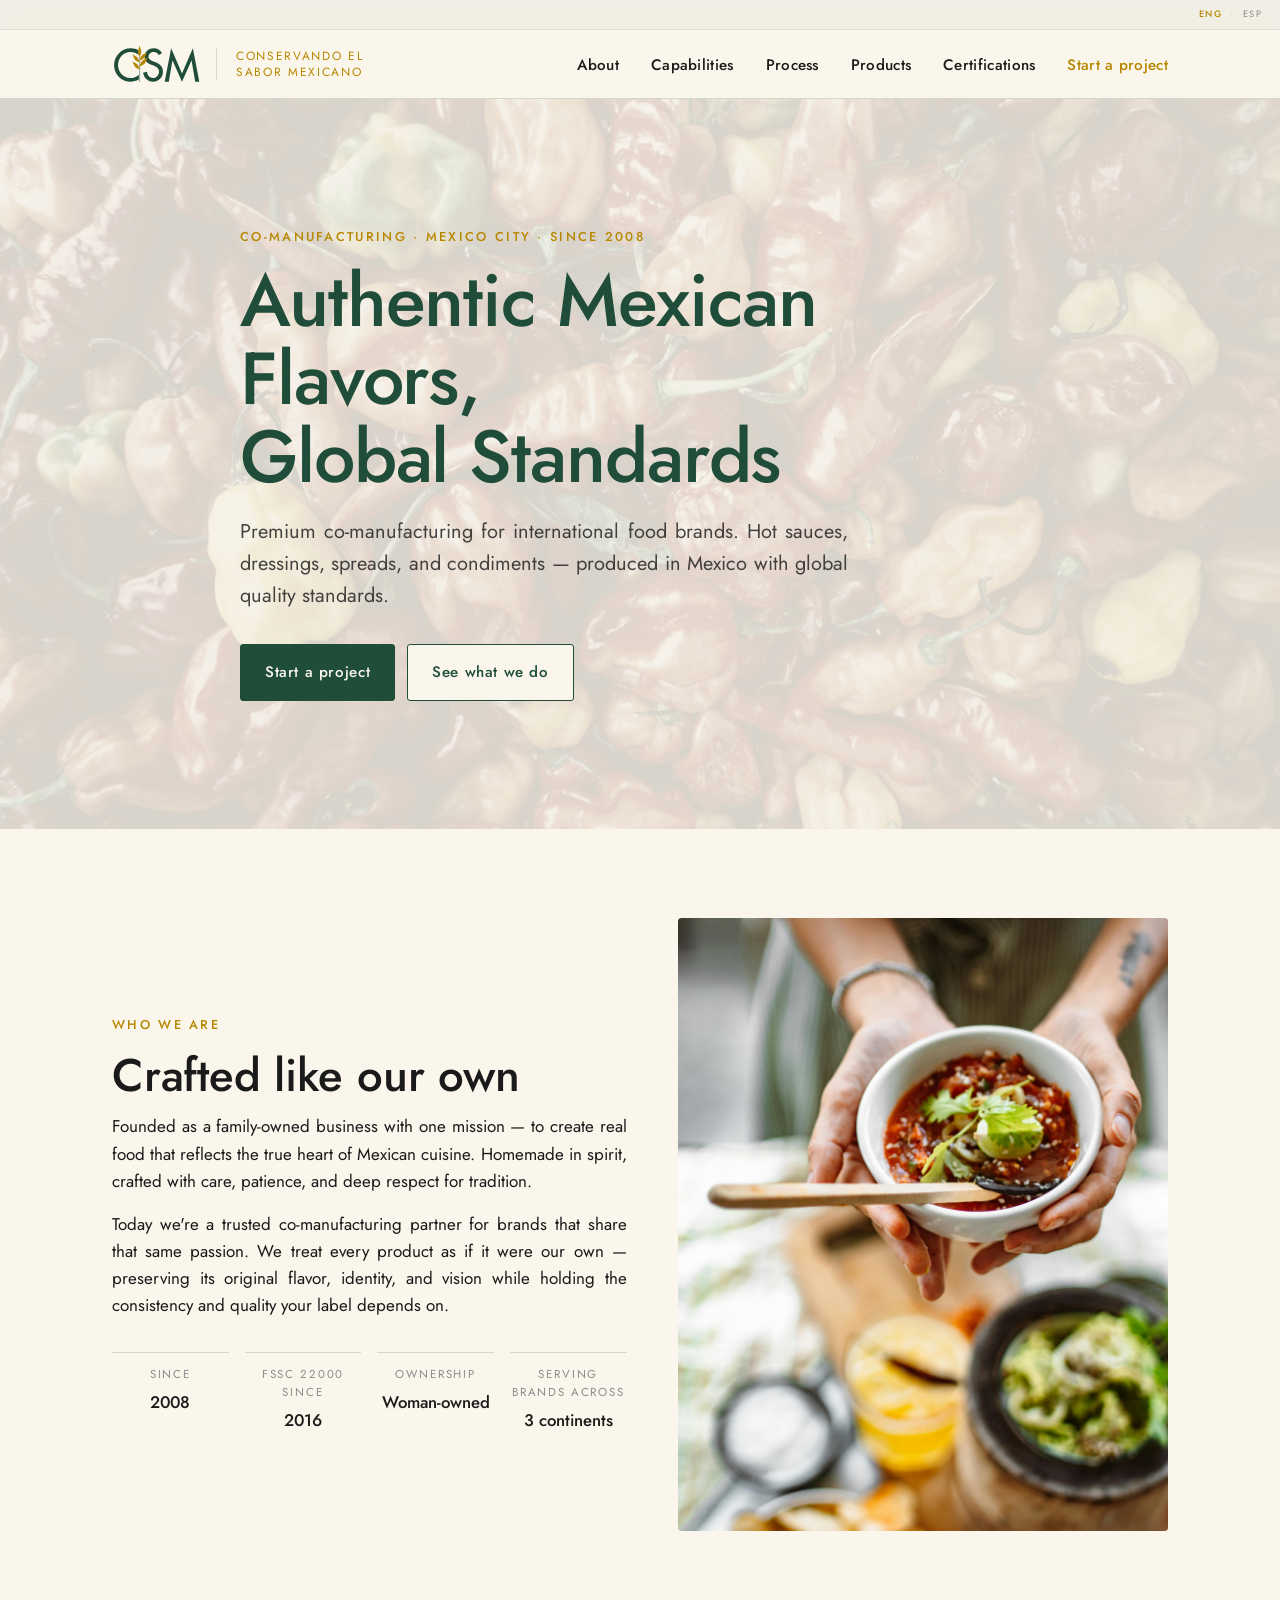
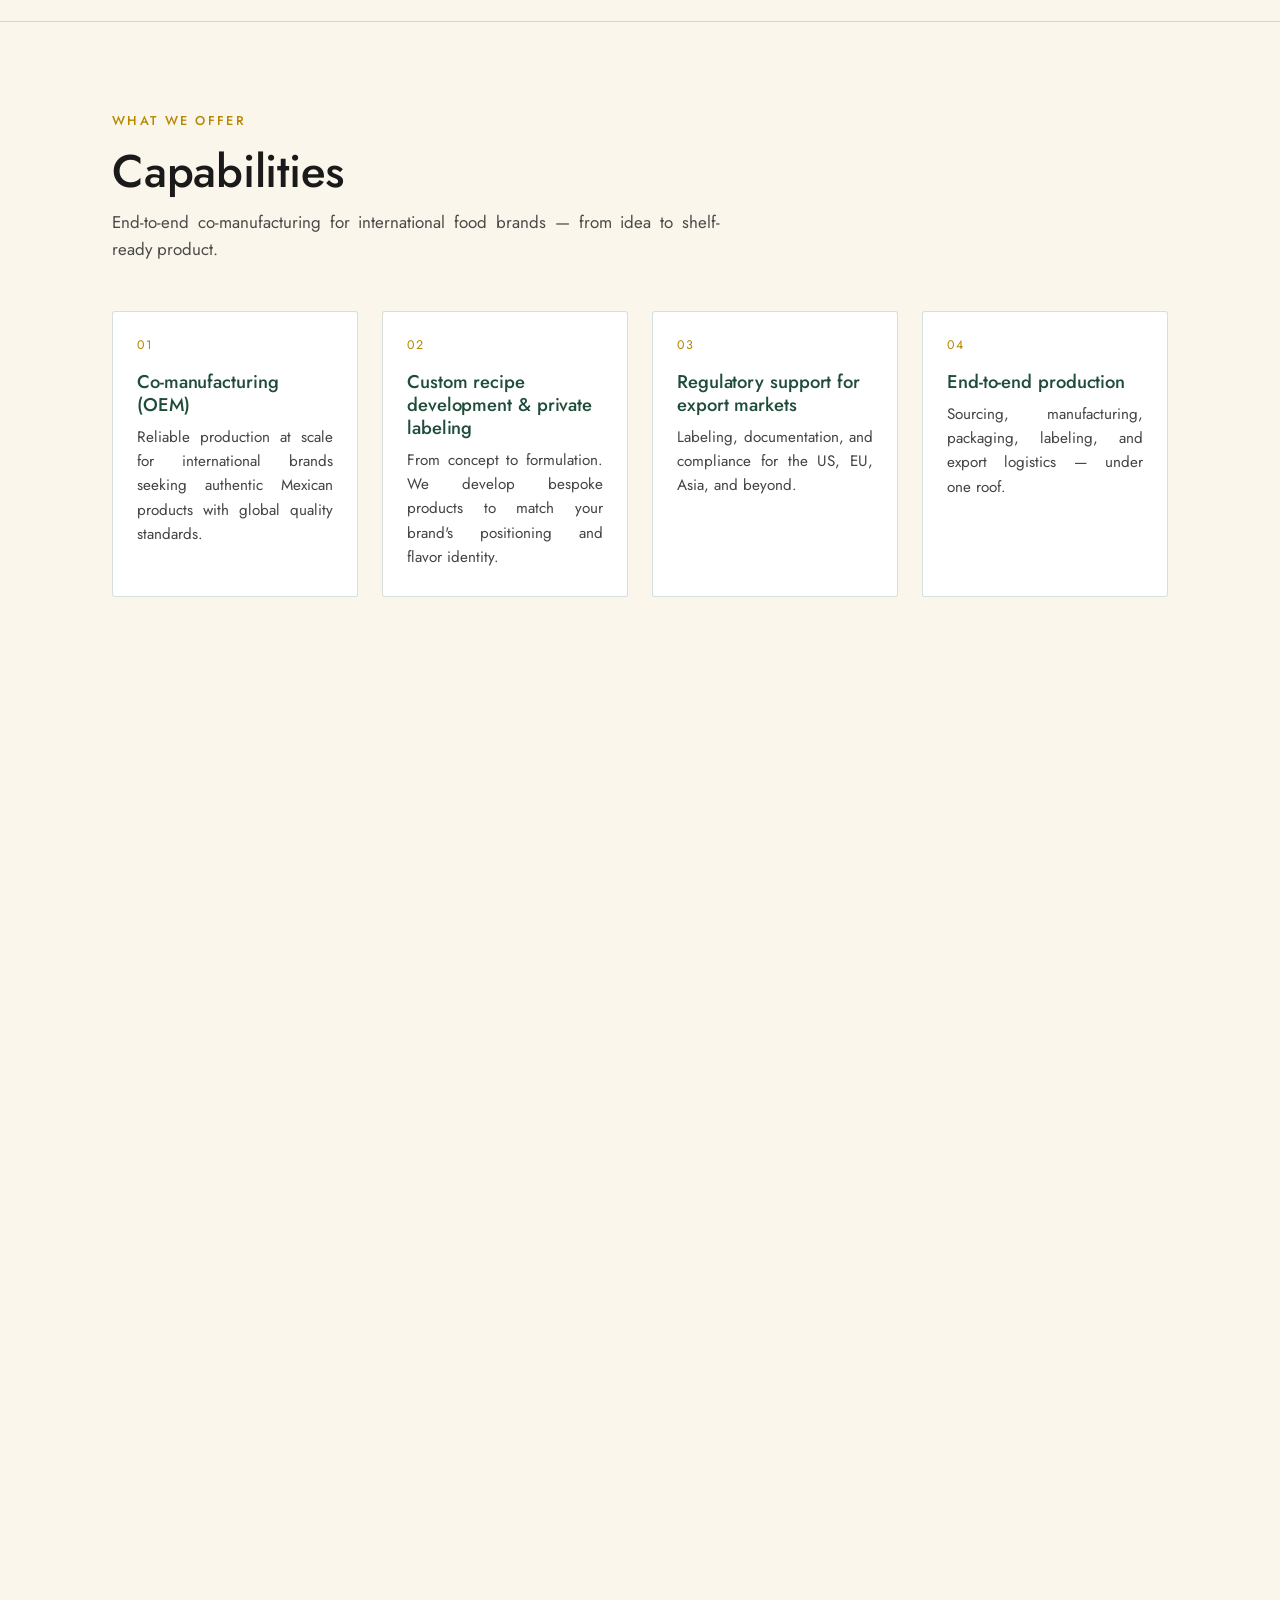
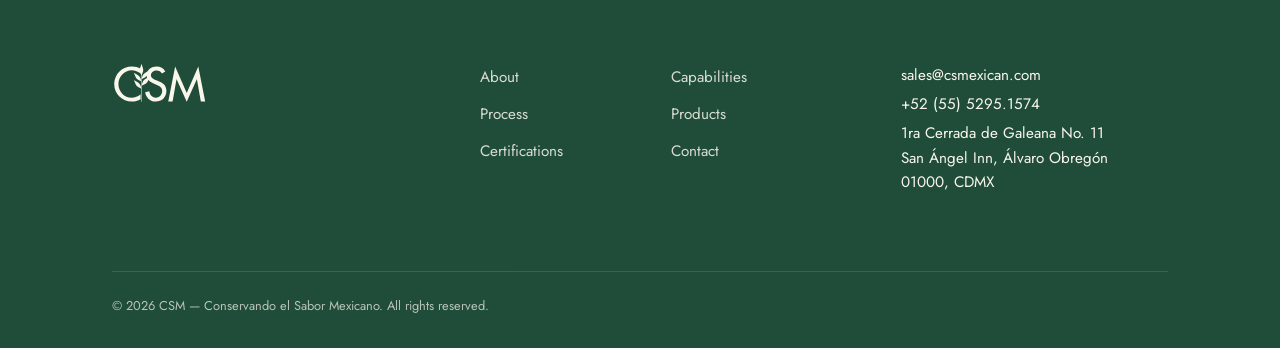
<file: index.html>
<!doctype html>
<html lang="en">
<head>
  <meta charset="utf-8">
  <meta name="viewport" content="width=device-width, initial-scale=1">
  <meta name="theme-color" content="#1F4D3A">
  <meta name="robots" content="index, follow, max-image-preview:large">

  <title>CSM — Authentic Mexican Co-Manufacturing for Global Brands</title>
  <meta name="description" content="CSM is a Mexico City-based co-manufacturer of premium hot sauces, dressings, spreads, and condiments for international food brands. FSSC 22000 certified since 2016. Woman-owned. Serving brands across 3 continents.">
  <meta name="keywords" content="Mexican co-manufacturing, hot sauce manufacturer, private label sauces Mexico, OEM food production, FSSC 22000, USMCA, export to USA, salsa fabricante, co-packer Mexico">
  <meta name="author" content="CSM — Conservando el Sabor Mexicano">

  <!-- Canonical — csmexican.com (owned) -->
  <link rel="canonical" href="https://csmexican.com/">

  <!-- Language alternates — Spanish version at /es/ -->
  <link rel="alternate" hreflang="en" href="https://csmexican.com/">
  <link rel="alternate" hreflang="es" href="https://csmexican.com/es/">
  <link rel="alternate" hreflang="x-default" href="https://csmexican.com/">

  <!-- Open Graph -->
  <meta property="og:type" content="website">
  <meta property="og:site_name" content="CSM — Conservando el Sabor Mexicano">
  <meta property="og:title" content="CSM — Authentic Mexican Co-Manufacturing for Global Brands">
  <meta property="og:description" content="Premium Mexican co-manufacturing for international food brands. Hot sauces, dressings, spreads, condiments. FSSC 22000 certified since 2016.">
  <meta property="og:url" content="https://csmexican.com/">
  <meta property="og:locale" content="en_US">
  <meta property="og:locale:alternate" content="es_MX">
  <meta property="og:image" content="images/og-image.png">
  <meta property="og:image:width" content="1200">
  <meta property="og:image:height" content="630">
  <meta property="og:image:alt" content="CSM — Conservando el Sabor Mexicano">

  <!-- Twitter Card -->
  <meta name="twitter:card" content="summary_large_image">
  <meta name="twitter:title" content="CSM — Authentic Mexican Co-Manufacturing for Global Brands">
  <meta name="twitter:description" content="Premium Mexican co-manufacturing for international food brands. FSSC 22000 certified since 2016.">
  <meta name="twitter:image" content="images/og-image.png">

  <!-- Favicons -->
  <link rel="icon" type="image/svg+xml" href="images/logo/csm-symbol-cream.svg">
  <link rel="apple-touch-icon" href="images/logo/apple-touch-icon.png">

  <!-- Preconnect for Google Fonts (improves CSS @import perf) -->
  <link rel="preconnect" href="https://fonts.googleapis.com">
  <link rel="preconnect" href="https://fonts.gstatic.com" crossorigin>

  <link rel="stylesheet" href="css/style.css">

  <!-- Structured data — Organization / LocalBusiness -->
  <script type="application/ld+json">
  {
    "@context": "https://schema.org",
    "@type": "Organization",
    "name": "CSM — Conservando el Sabor Mexicano",
    "alternateName": "CSM",
    "url": "https://csmexican.com/",
    "logo": "https://csmexican.com/images/logo/csm-primary.svg",
    "image": "https://csmexican.com/images/og-image.png",
    "description": "Premium Mexican co-manufacturer of hot sauces, dressings, spreads, and condiments for international food brands. FSSC 22000 certified. Woman-owned. Based in Mexico City since 2008.",
    "foundingDate": "2008",
    "areaServed": ["MX", "US", "CA", "EU", "AU", "JP"],
    "address": {
      "@type": "PostalAddress",
      "streetAddress": "1ra Cerrada de Galeana No. 11, San Ángel Inn",
      "addressLocality": "Álvaro Obregón",
      "addressRegion": "Ciudad de México",
      "postalCode": "01000",
      "addressCountry": "MX"
    },
    "telephone": "+52-55-5295-1574",
    "contactPoint": {
      "@type": "ContactPoint",
      "contactType": "sales",
      "email": "sales@csmexican.com",
      "telephone": "+52-55-5295-1574",
      "availableLanguage": ["en", "es"]
    },
    "knowsAbout": [
      "Co-manufacturing",
      "Private label food production",
      "Hot sauce manufacturing",
      "Mexican condiments",
      "OEM food production",
      "Export food manufacturing"
    ],
    "hasCredential": [
      { "@type": "EducationalOccupationalCredential", "name": "FSSC 22000 Certified", "credentialCategory": "certification" },
      { "@type": "EducationalOccupationalCredential", "name": "HACCP Compliant", "credentialCategory": "certification" },
      { "@type": "EducationalOccupationalCredential", "name": "Women-Owned Business", "credentialCategory": "certification" }
    ]
  }
  </script>
</head>
<body>

  <!-- =================================================================
       HEADER
       ================================================================= -->
  <header class="site-header" id="top">
    <!-- Language toggle bar (top of header) -->
    <div class="lang-bar">
      <nav class="lang-switch" aria-label="Language">
        <a href="/" class="lang-link is-active" aria-current="true">ENG</a>
        <span class="lang-sep" aria-hidden="true">·</span>
        <a href="/es/" class="lang-link">ESP</a>
      </nav>
    </div>

    <div class="container header-inner">
      <a class="logo" href="#top" aria-label="CSM — Conservando el Sabor Mexicano">
        <img src="images/logo/csm-compacto.svg" alt="CSM">
        <span class="logo-tagline" aria-hidden="true">Conservando el Sabor Mexicano</span>
      </a>

      <nav class="site-nav" aria-label="Primary">
        <button class="nav-toggle" aria-expanded="false" aria-controls="primary-nav" aria-label="Open menu">
          <span></span><span></span><span></span>
        </button>
        <ul class="nav-list" id="primary-nav">
          <li><a href="#about">About</a></li>
          <li><a href="#capabilities">Capabilities</a></li>
          <li><a href="#process">Process</a></li>
          <li><a href="#products">Products</a></li>
          <li><a href="#trust">Certifications</a></li>
          <li><a class="nav-cta" href="#contact">Start a project</a></li>
        </ul>
      </nav>
    </div>
  </header>

  <!-- =================================================================
       HERO
       ================================================================= -->
  <section class="hero" id="hero">
    <div class="hero-bg has-photo" role="presentation">
      <img class="hero-photo" src="images/sections/hero/timothy-l-brock-WJ5mej6mWi4-unsplash.jpg" alt="" fetchpriority="high">
    </div>
    <div class="container hero-inner">
      <p class="eyebrow">Co-Manufacturing · Mexico City · Since 2008</p>
      <h1 class="hero-title">
        Authentic Mexican Flavors,<br>
        Global Standards
      </h1>
      <p class="hero-sub">
        Premium co-manufacturing for international food brands. Hot sauces,
        dressings, spreads, and condiments — produced in Mexico with global
        quality standards.
      </p>
      <div class="hero-actions">
        <a class="btn btn-primary" href="#contact">Start a project</a>
        <a class="btn btn-ghost" href="#capabilities">See what we do</a>
      </div>
    </div>
  </section>

  <!-- =================================================================
       ABOUT / WHO WE ARE
       ================================================================= -->
  <section class="section section-about" id="about" aria-labelledby="about-title">
    <div class="container two-col">
      <div class="col text">
        <p class="eyebrow">Who we are</p>
        <h2 class="section-title" id="about-title">Crafted like our own</h2>
        <p>
          Founded as a family-owned business with one mission — to create
          real food that reflects the true heart of Mexican cuisine.
          Homemade in spirit, crafted with care, patience, and deep
          respect for tradition.
        </p>
        <p>
          Today we're a trusted co-manufacturing partner for brands that
          share that same passion. We treat every product as if it were
          our own — preserving its original flavor, identity, and vision
          while holding the consistency and quality your label depends on.
        </p>

        <dl class="stats">
          <div><dt>Since</dt><dd>2008</dd></div>
          <div><dt>FSSC 22000 since</dt><dd>2016</dd></div>
          <div><dt>Ownership</dt><dd>Woman-owned</dd></div>
          <div><dt>Serving brands across</dt><dd>3 continents</dd></div>
        </dl>
      </div>
      <div class="col image">
        <div class="image-frame has-photo">
          <img class="frame-photo" src="images/sections/about/pexels-roman-odintsov-4958900.jpg" alt="" loading="lazy">
        </div>
      </div>
    </div>
  </section>

  <!-- =================================================================
       CAPABILITIES
       ================================================================= -->
  <section class="section section-capabilities" id="capabilities" aria-labelledby="capabilities-title">
    <div class="container">
      <header class="section-header">
        <p class="eyebrow">What we offer</p>
        <h2 class="section-title" id="capabilities-title">Capabilities</h2>
        <p class="section-intro">
          End-to-end co-manufacturing for international food brands —
          from idea to shelf-ready product.
        </p>
      </header>

      <ul class="cards-4">
        <li class="card">
          <span class="card-num">01</span>
          <h3>Co-manufacturing (OEM)</h3>
          <p>Reliable production at scale for international brands seeking authentic Mexican products with global quality standards.</p>
        </li>
        <li class="card">
          <span class="card-num">02</span>
          <h3>Custom recipe development &amp; private labeling</h3>
          <p>From concept to formulation. We develop bespoke products to match your brand's positioning and flavor identity.</p>
        </li>
        <li class="card">
          <span class="card-num">03</span>
          <h3>Regulatory support for export markets</h3>
          <p>Labeling, documentation, and compliance for the US, EU, Asia, and beyond.</p>
        </li>
        <li class="card">
          <span class="card-num">04</span>
          <h3>End-to-end production</h3>
          <p>Sourcing, manufacturing, packaging, labeling, and export logistics — under one roof.</p>
        </li>
      </ul>
    </div>
  </section>

  <!-- =================================================================
       PROCESS
       ================================================================= -->
  <section class="section section-process" id="process" aria-labelledby="process-title">
    <div class="container">
      <header class="section-header">
        <p class="eyebrow">Our process</p>
        <h2 class="section-title" id="process-title">From concept to shelf</h2>
        <p class="section-intro">
          A clear, transparent process so you always know where your
          product stands.
        </p>
      </header>

      <ol class="process-steps">
        <li>
          <span class="step-num">01</span>
          <h3>Product ideation &amp; R&amp;D</h3>
          <p>Brief intake, recipe development, sample iterations.</p>
        </li>
        <li>
          <span class="step-num">02</span>
          <h3>Local &amp; natural ingredient sourcing</h3>
          <p>Trusted Mexican suppliers. Traceable, clean-label inputs.</p>
        </li>
        <li>
          <span class="step-num">03</span>
          <h3>Production &amp; quality control</h3>
          <p>Lab-tested ingredients and final products. Full batch traceability.</p>
        </li>
        <li>
          <span class="step-num">04</span>
          <h3>Packaging &amp; labeling</h3>
          <p>Glass or pouch. Compliant labeling for your destination market.</p>
        </li>
        <li>
          <span class="step-num">05</span>
          <h3>Export &amp; logistics</h3>
          <p>Documentation and shipping to your distribution centers worldwide.</p>
        </li>
      </ol>
    </div>
  </section>

  <!-- =================================================================
       PRODUCTS
       ================================================================= -->
  <section class="section section-products" id="products" aria-labelledby="products-title">
    <div class="container two-col">
      <div class="col image">
        <div class="image-frame has-photo">
          <img class="frame-photo" src="images/sections/products/pexels-karlsolano-16963894.jpg" alt="" loading="lazy">
        </div>
      </div>
      <div class="col text">
        <p class="eyebrow">Product range</p>
        <h2 class="section-title" id="products-title">Authentic &amp; natural</h2>
        <p>
          Sauces, dressings, spreads, and condiments — built around
          authentic Mexican flavors, made with clean-label formulas
          designed for health-conscious consumers.
        </p>
        <ul class="bullets">
          <li>Sauces, dressings, spreads &amp; condiments</li>
          <li>Glass or plastic pouch packaging</li>
          <li>No artificial preservatives or synthetic chemicals</li>
          <li>Locally sourced from trusted Mexican suppliers</li>
          <li>Flexible volumes — small batches to large-scale runs</li>
        </ul>
      </div>
    </div>
  </section>

  <!-- =================================================================
       WHY MEXICO
       ================================================================= -->
  <section class="section section-why-mexico" id="why-mexico" aria-labelledby="why-mexico-title">
    <div class="container">
      <header class="section-header">
        <p class="eyebrow">Strategic trade access</p>
        <h2 class="section-title" id="why-mexico-title">Why produce in Mexico</h2>
        <p class="section-intro">
          Mexico's trade agreements give your brand preferential access to
          North America, Europe, and Asia — from a single production base.
        </p>
      </header>

      <ul class="cards-3">
        <li class="card">
          <h3>USMCA</h3>
          <p>United States · Mexico · Canada. Tariff-free access to the largest consumer market in North America.</p>
        </li>
        <li class="card">
          <h3>EU-Mexico Global Agreement</h3>
          <p>Preferential trade access to the European Union.</p>
        </li>
        <li class="card">
          <h3>CPTPP</h3>
          <p>Trans-Pacific Partnership — preferential access to key Asia-Pacific markets.</p>
        </li>
      </ul>

      <div class="why-mexico-foot">
        <p>
          <strong>Mexico City</strong> — central transport &amp; logistics hubs,
          skilled food-production workforce, cost-effective manufacturing
          with global quality standards.
        </p>
      </div>
    </div>
  </section>

  <!-- =================================================================
       TRUST — CERTIFICATIONS + CLIENTS
       ================================================================= -->
  <section class="section section-trust" id="trust" aria-labelledby="trust-title">
    <div class="container">
      <header class="section-header">
        <p class="eyebrow">Certifications &amp; clients</p>
        <h2 class="section-title" id="trust-title">Certified quality you can trust</h2>
      </header>

      <div class="trust-grid">
        <div class="trust-col">
          <h3>Our certifications</h3>
          <ul class="cert-list">
            <li>
              <img class="cert-mark" src="images/certificaciones/fssc-22000.png" alt="FSSC 22000 logo">
              <div><strong>FSSC 22000</strong><br><span>Certified since 2016</span></div>
            </li>
            <li>
              <img class="cert-mark" src="images/certificaciones/women-owned.png" alt="Women-Owned Business logo">
              <div><strong>Women-Owned Business</strong></div>
            </li>
            <li>
              <img class="cert-mark" src="images/certificaciones/haccp.png" alt="HACCP-compliant facilities logo">
              <div><strong>HACCP-compliant facilities</strong></div>
            </li>
          </ul>
        </div>

        <div class="trust-col">
          <h3>We support client certifications</h3>
          <ul class="cert-list">
            <li>
              <img class="cert-mark" src="images/certificaciones/non-gmo-project-verified.png" alt="Non-GMO Project Verified logo">
              <div>Non-GMO Project Verified</div>
            </li>
            <li>
              <img class="cert-mark" src="images/certificaciones/b-corp-certified.png" alt="B Corp Certified logo">
              <div>B Corp Certified</div>
            </li>
            <li>
              <img class="cert-mark" src="images/certificaciones/fairtrade.png" alt="Fairtrade logo">
              <div>Fairtrade</div>
            </li>
            <li>
              <img class="cert-mark" src="images/certificaciones/usda-organic.png" alt="USDA Organic logo">
              <div>USDA Organic</div>
            </li>
          </ul>
        </div>
      </div>

      <div class="clients">
        <p class="clients-claim">
          Brands across the United States, Europe, Australia, and Mexico
          trust us with their products — representing a combined presence
          in over <strong>18,000 retail locations</strong>.
        </p>
      </div>
    </div>
  </section>

  <!-- =================================================================
       CONTACT
       ================================================================= -->
  <section class="section section-contact" id="contact" aria-labelledby="contact-title">
    <div class="container two-col">
      <div class="col text">
        <p class="eyebrow">Let's work together</p>
        <h2 class="section-title" id="contact-title">Your brand, our expertise</h2>
        <p>
          Ready to bring your product to life in Mexico?
          Tell us a bit about what you're working on and we'll be in touch.
        </p>

        <dl class="contact-meta">
          <div>
            <dt>Email</dt>
            <dd><a href="mailto:sales@csmexican.com">sales@csmexican.com</a></dd>
          </div>
          <div>
            <dt>Phone</dt>
            <dd><a href="tel:+525552951574">+52 (55) 5295.1574</a></dd>
          </div>
          <div>
            <dt>Address</dt>
            <dd>1ra Cerrada de Galeana No. 11<br>San Ángel Inn, Álvaro Obregón<br>01000, CDMX</dd>
          </div>
        </dl>
      </div>

      <div class="col form-col">
        <!--
          CONTACT FORM — PRE-STAGED FOR LAUNCH
          ====================================
          The form works as-is in the browser (validation + UX). To enable
          actual delivery, pick ONE of the two paths below — both already
          wired in markup. Only one URL change required.

          PATH A · Formspree (recommended for any host, ~$5–10 USD/mo):
            1. Sign up at https://formspree.io
            2. Create a form, copy the endpoint URL (e.g. https://formspree.io/f/abc123)
            3. Replace  action="#"  with  action="https://formspree.io/f/abc123"
            4. Remove  data-pending-form-destination  attribute
            Done.

          PATH B · Netlify Forms (free, but requires Netlify hosting):
            1. Deploy the site to Netlify
            2. On the <form> tag below, replace  data-pending-form-destination
               with these attributes:  netlify name="csm-contact" netlify-honeypot="bot-field"
            3. Keep action="#" — Netlify intercepts the POST automatically
            4. The hidden bot-field input below already handles the honeypot
            Done.

          The honeypot field (`bot-field`) is harmless for Formspree (ignored)
          and required for Netlify spam protection — leaving it in works for both.
        -->
        <form class="contact-form" action="https://formsubmit.co/ajax/sales@csmexican.com" method="post">
          <!-- FormSubmit config (hidden) -->
          <input type="hidden" name="_subject" value="New contact form submission — csmexican.com">
          <input type="hidden" name="_template" value="table">
          <input type="hidden" name="_captcha" value="true">

          <!-- Honeypot — bots fill this; real users don't see it -->
          <p class="hp-field" aria-hidden="true">
            <label>Don't fill this out if you're human: <input name="_honey" tabindex="-1" autocomplete="off"></label>
          </p>

          <label>
            <span>Your name</span>
            <input type="text" name="name" required autocomplete="name">
          </label>
          <label>
            <span>Email</span>
            <input type="email" name="email" required autocomplete="email">
          </label>
          <label>
            <span>Company</span>
            <input type="text" name="company" autocomplete="organization">
          </label>
          <label>
            <span>Tell us about your project</span>
            <textarea name="message" rows="4" required></textarea>
          </label>
          <button type="submit" class="btn btn-primary">Send message</button>
          <p class="form-note" role="status" aria-live="polite">We'll get back to you within 2 business days.</p>
        </form>
      </div>
    </div>
  </section>

  <!-- =================================================================
       FOOTER
       ================================================================= -->
  <footer class="site-footer">
    <div class="container footer-inner">
      <a class="footer-logo" href="#top" aria-label="CSM">
        <img src="images/logo/csm-compacto-cream.svg" alt="CSM">
      </a>

      <nav class="footer-nav" aria-label="Footer">
        <ul>
          <li><a href="#about">About</a></li>
          <li><a href="#capabilities">Capabilities</a></li>
          <li><a href="#process">Process</a></li>
          <li><a href="#products">Products</a></li>
          <li><a href="#trust">Certifications</a></li>
          <li><a href="#contact">Contact</a></li>
        </ul>
      </nav>

      <div class="footer-contact">
        <p><a href="mailto:sales@csmexican.com">sales@csmexican.com</a></p>
        <p><a href="tel:+525552951574">+52 (55) 5295.1574</a></p>
        <p>1ra Cerrada de Galeana No. 11<br>San Ángel Inn, Álvaro Obregón<br>01000, CDMX</p>
      </div>

      <p class="footer-copy">
        &copy; <span id="year">2026</span> CSM — Conservando el Sabor Mexicano. All rights reserved.
      </p>
    </div>
  </footer>

  <script src="js/main.js" defer></script>
</body>
</html>
</file>
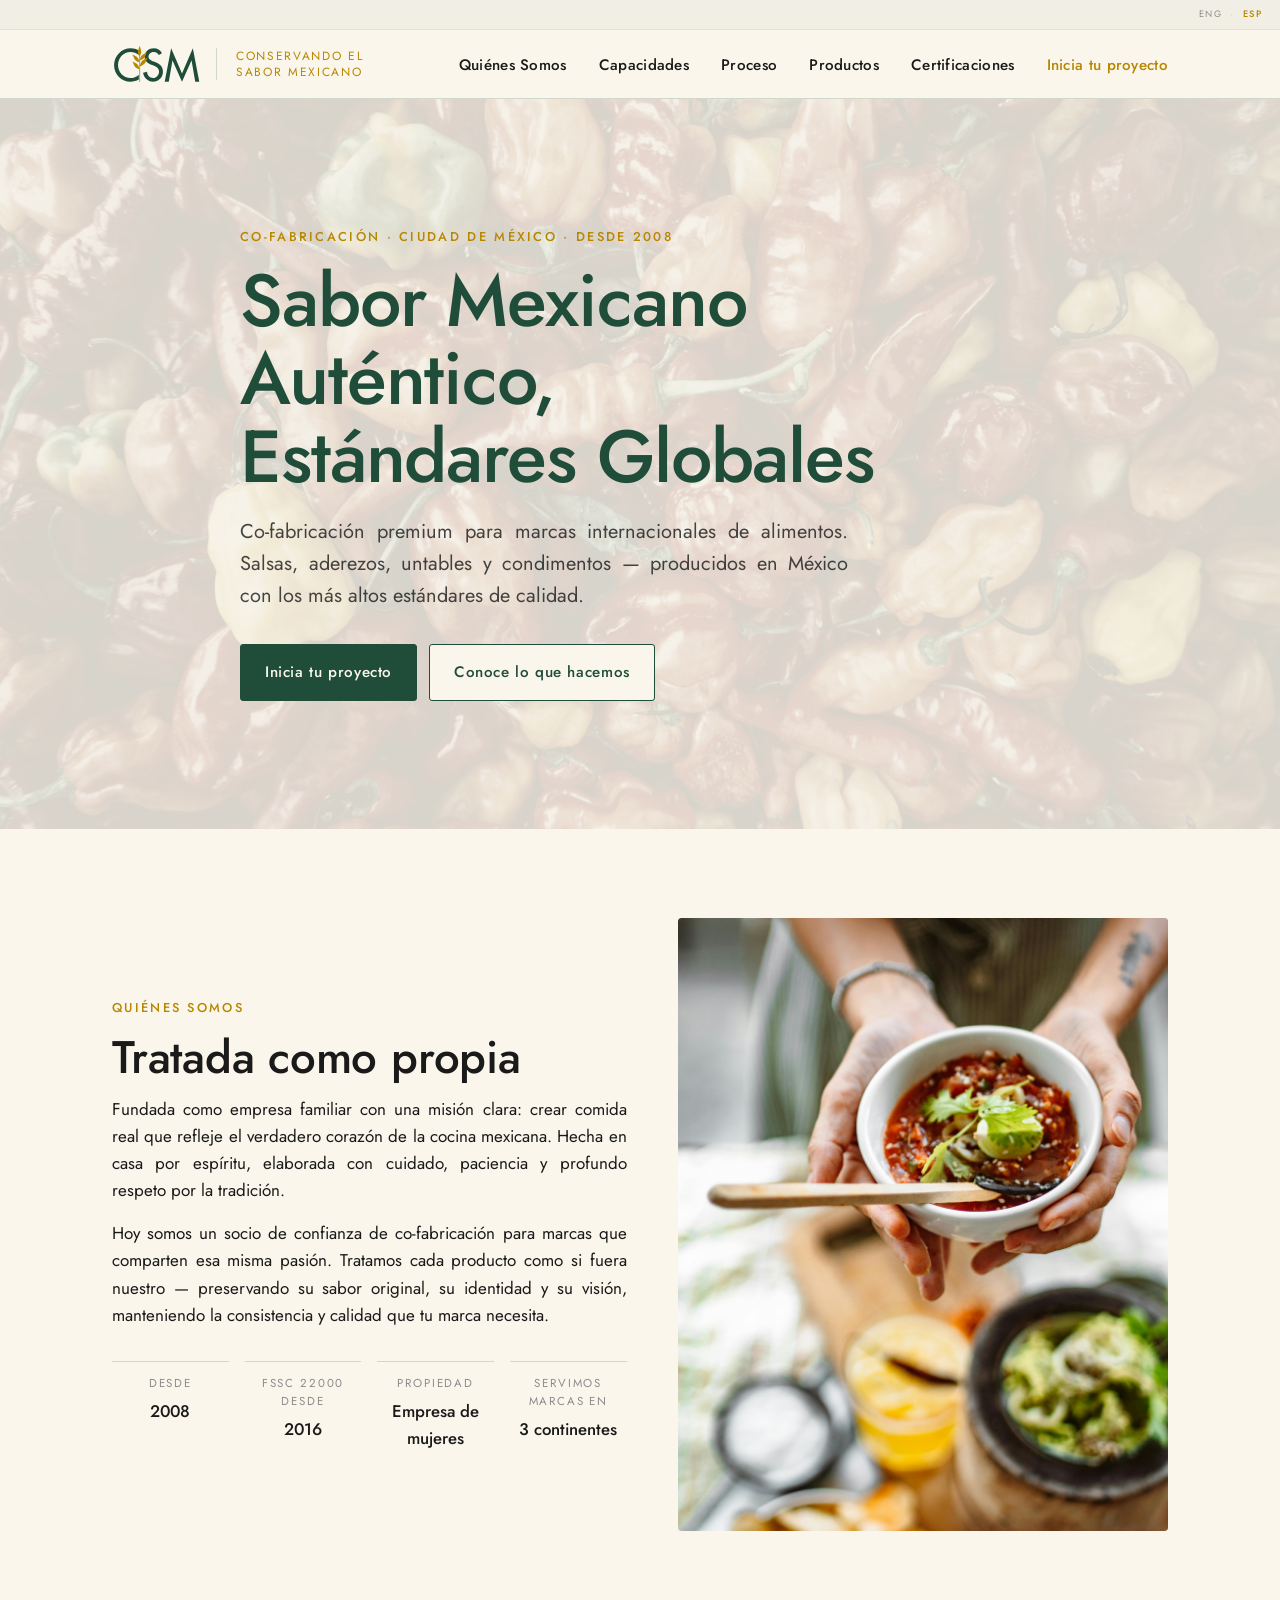
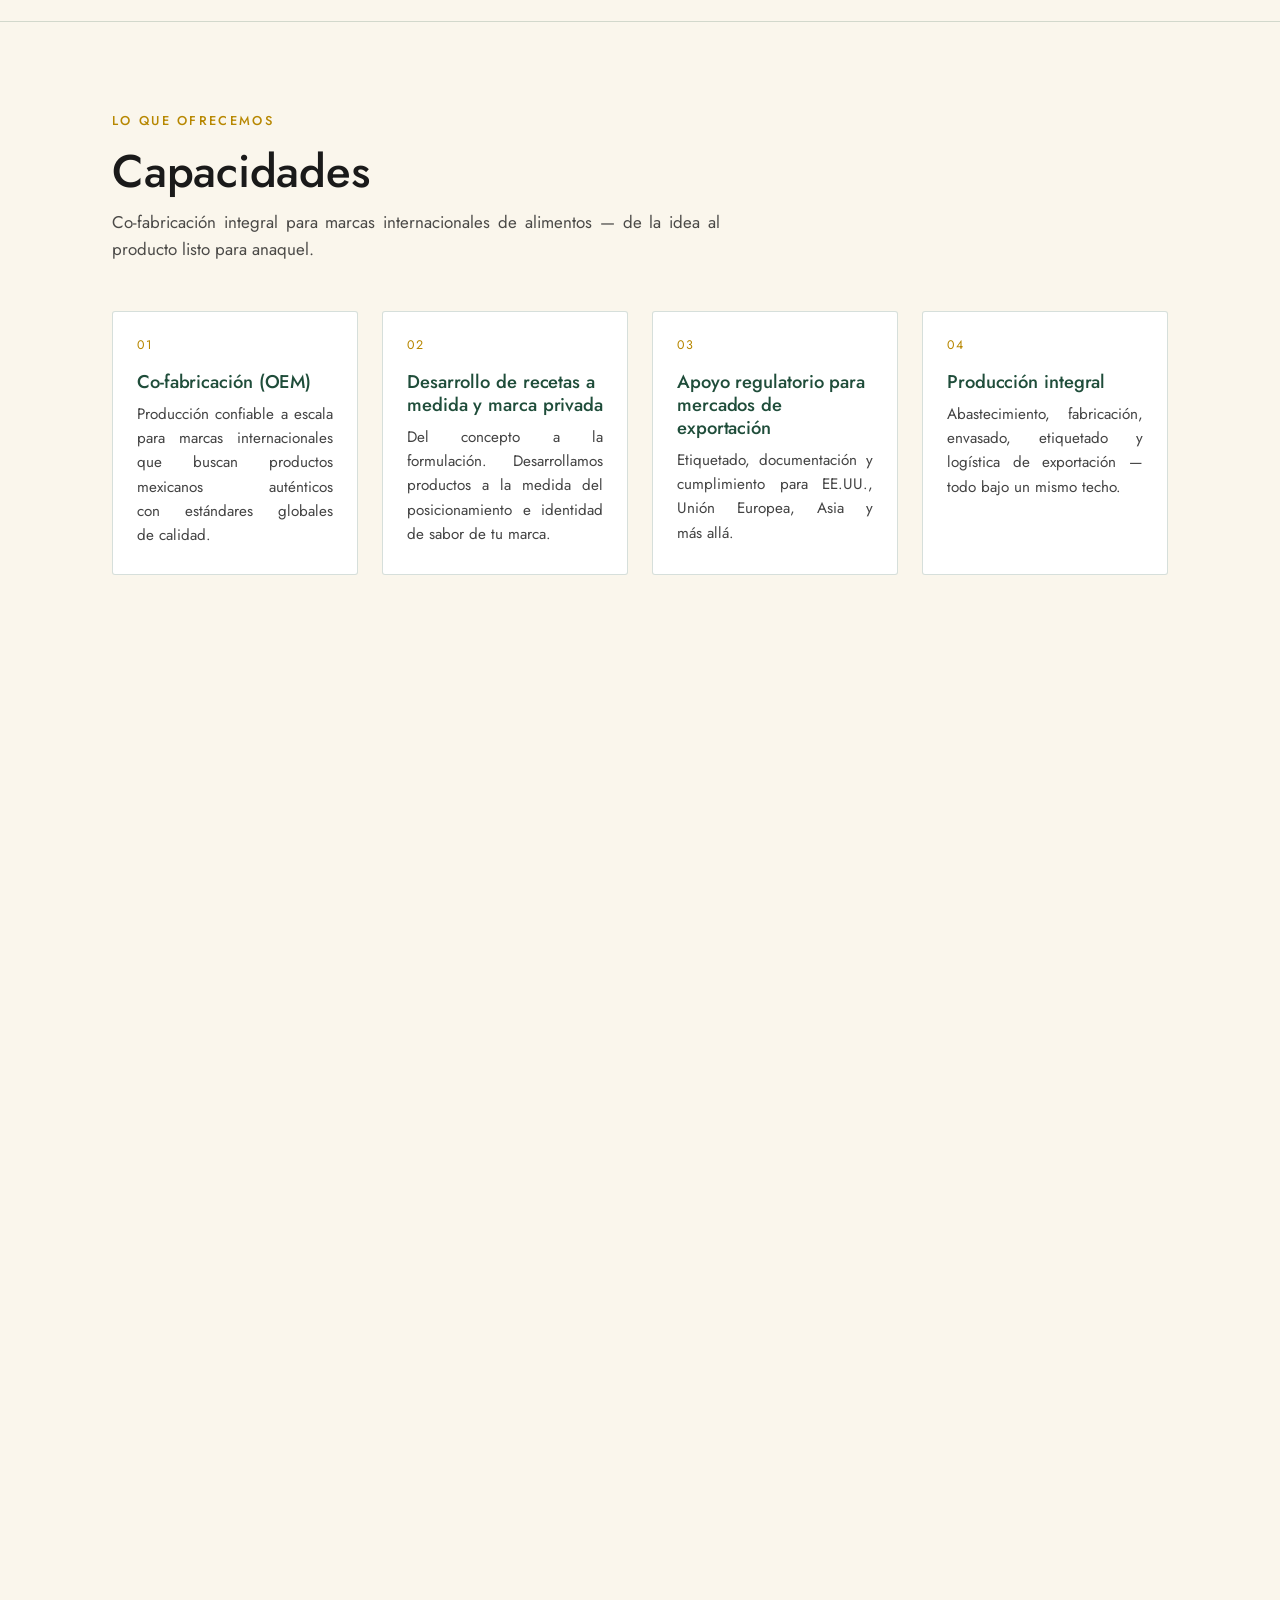
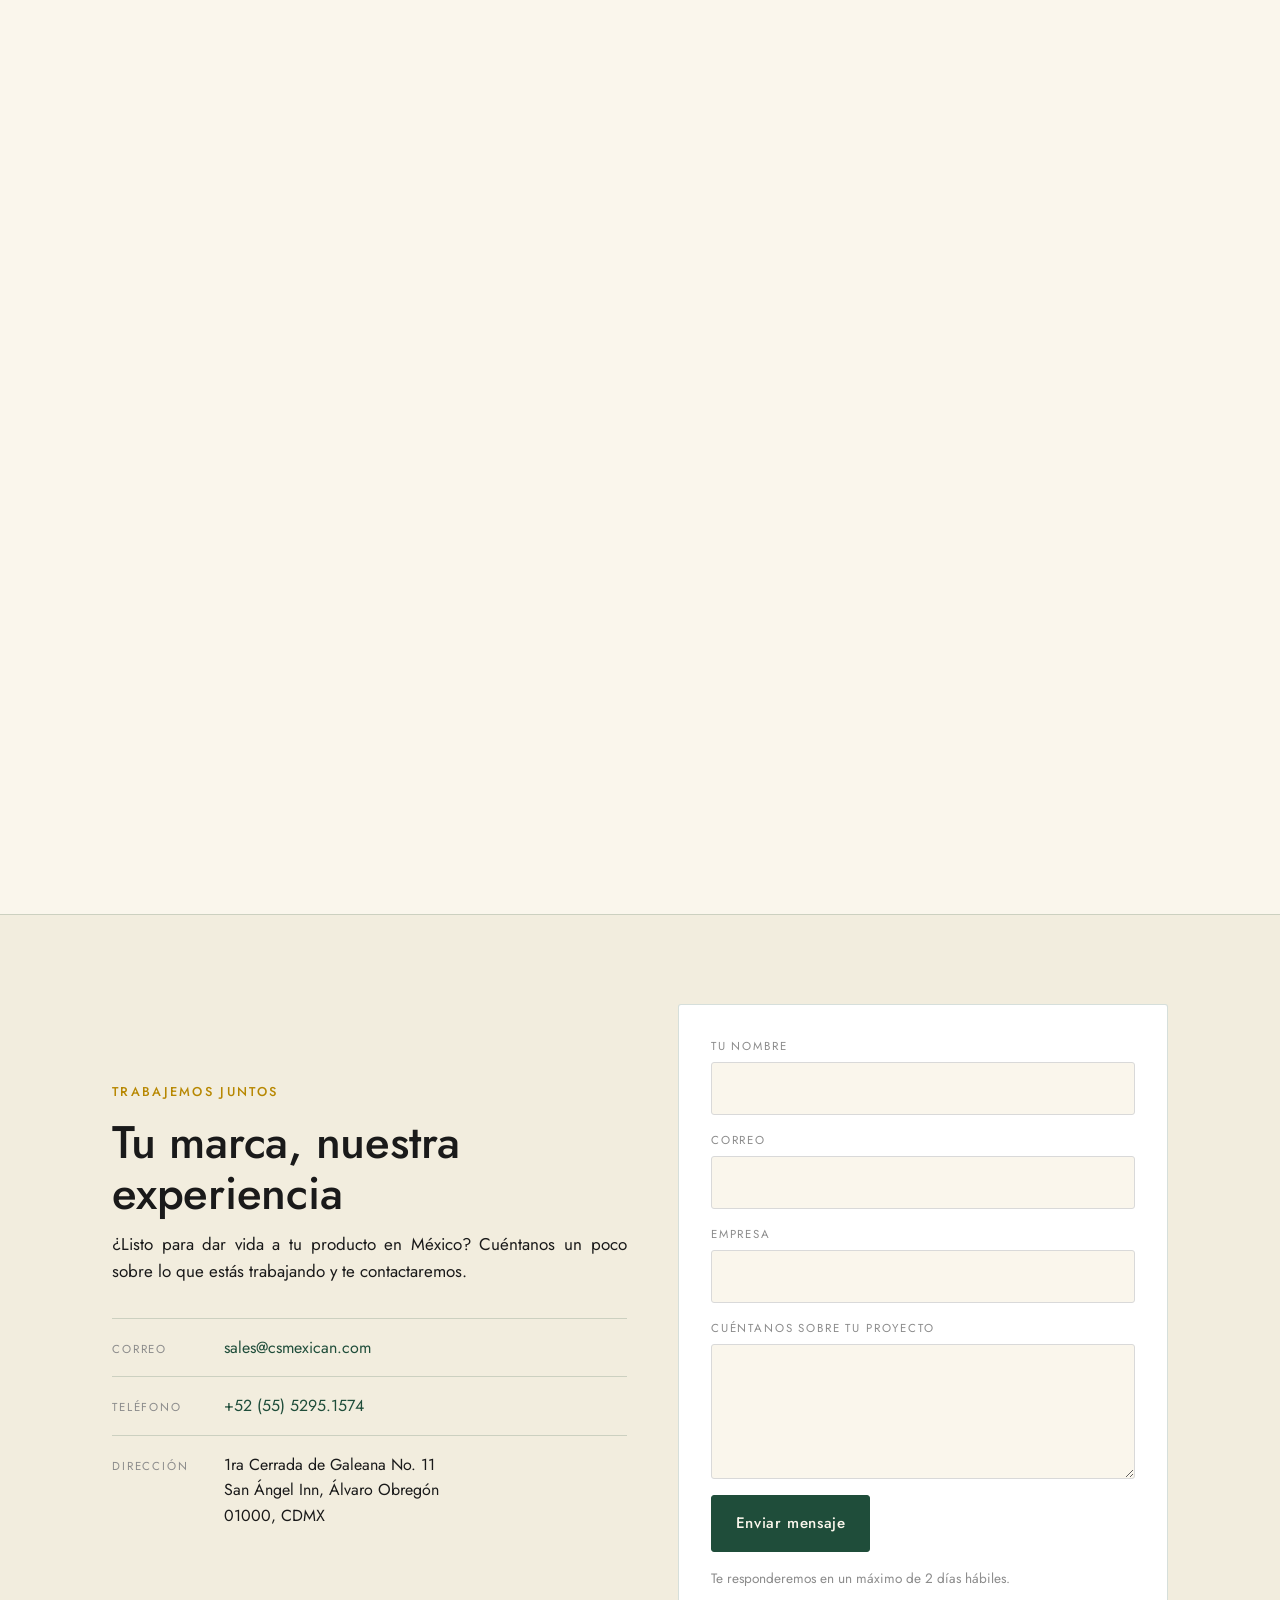
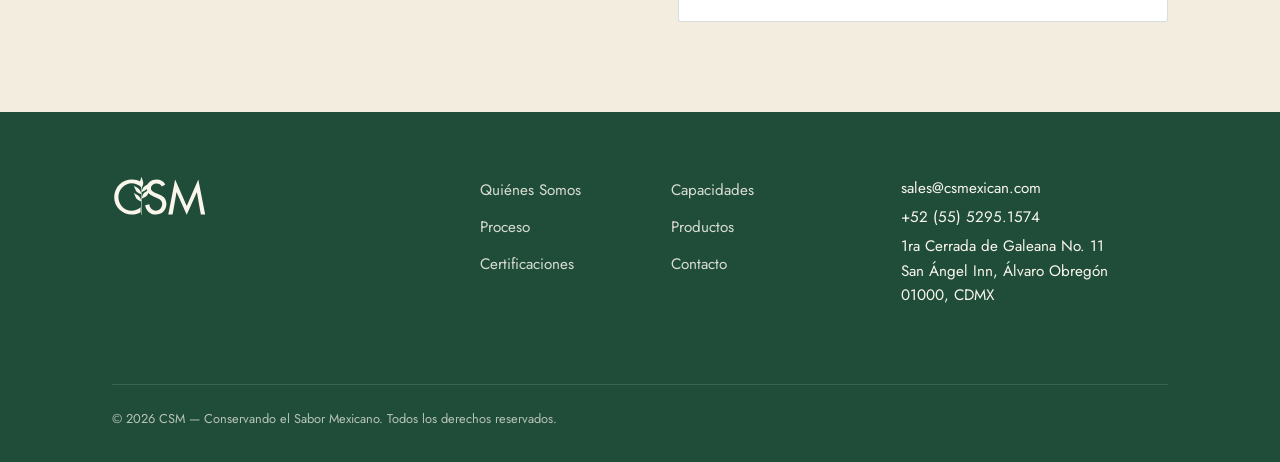
<file: es/index.html>
<!doctype html>
<html lang="es">
<head>
  <meta charset="utf-8">
  <meta name="viewport" content="width=device-width, initial-scale=1">
  <meta name="theme-color" content="#1F4D3A">
  <meta name="robots" content="index, follow, max-image-preview:large">

  <title>CSM — Co-Fabricación Mexicana Auténtica para Marcas Globales</title>
  <meta name="description" content="CSM es una co-fabricante familiar en la Ciudad de México, especializada en salsas, aderezos y condimentos mexicanos premium para marcas internacionales. Certificación FSSC 22000 desde 2016. Empresa de mujeres. Servimos marcas en 3 continentes.">
  <meta name="keywords" content="co-fabricación mexicana, fabricante salsas premium, maquila salsas México, OEM alimentos, FSSC 22000, T-MEC, exportación, salsas mexicanas, co-packer">
  <meta name="author" content="CSM — Conservando el Sabor Mexicano">

  <!-- Canonical — versión española -->
  <link rel="canonical" href="https://csmexican.com/es/">

  <!-- Language alternates -->
  <link rel="alternate" hreflang="en" href="https://csmexican.com/">
  <link rel="alternate" hreflang="es" href="https://csmexican.com/es/">
  <link rel="alternate" hreflang="x-default" href="https://csmexican.com/">

  <!-- Open Graph -->
  <meta property="og:type" content="website">
  <meta property="og:site_name" content="CSM — Conservando el Sabor Mexicano">
  <meta property="og:title" content="CSM — Co-Fabricación Mexicana Auténtica para Marcas Globales">
  <meta property="og:description" content="Co-fabricación premium para marcas internacionales. Salsas, aderezos, untables y condimentos — producidos en México con estándares globales. FSSC 22000 desde 2016.">
  <meta property="og:url" content="https://csmexican.com/es/">
  <meta property="og:locale" content="es_MX">
  <meta property="og:locale:alternate" content="en_US">
  <meta property="og:image" content="https://csmexican.com/images/og-image.png">
  <meta property="og:image:width" content="1200">
  <meta property="og:image:height" content="630">
  <meta property="og:image:alt" content="CSM — Conservando el Sabor Mexicano">

  <!-- Twitter Card -->
  <meta name="twitter:card" content="summary_large_image">
  <meta name="twitter:title" content="CSM — Co-Fabricación Mexicana Auténtica para Marcas Globales">
  <meta name="twitter:description" content="Co-fabricación premium para marcas internacionales. FSSC 22000 desde 2016.">
  <meta name="twitter:image" content="https://csmexican.com/images/og-image.png">

  <!-- Favicons -->
  <link rel="icon" type="image/svg+xml" href="../images/logo/csm-symbol-cream.svg">
  <link rel="apple-touch-icon" href="../images/logo/apple-touch-icon.png">

  <!-- Preconnect for Google Fonts -->
  <link rel="preconnect" href="https://fonts.googleapis.com">
  <link rel="preconnect" href="https://fonts.gstatic.com" crossorigin>

  <link rel="stylesheet" href="../css/style.css">

  <!-- Structured data — Organization -->
  <script type="application/ld+json">
  {
    "@context": "https://schema.org",
    "@type": "Organization",
    "name": "CSM — Conservando el Sabor Mexicano",
    "alternateName": "CSM",
    "url": "https://csmexican.com/",
    "logo": "https://csmexican.com/images/logo/csm-primary.svg",
    "image": "https://csmexican.com/images/og-image.png",
    "description": "Co-fabricante mexicana premium de salsas, aderezos, untables y condimentos para marcas internacionales. Certificación FSSC 22000. Empresa de mujeres. Basada en Ciudad de México desde 2008.",
    "foundingDate": "2008",
    "areaServed": ["MX", "US", "CA", "EU", "AU", "JP"],
    "address": {
      "@type": "PostalAddress",
      "streetAddress": "1ra Cerrada de Galeana No. 11, San Ángel Inn",
      "addressLocality": "Álvaro Obregón",
      "addressRegion": "Ciudad de México",
      "postalCode": "01000",
      "addressCountry": "MX"
    },
    "telephone": "+52-55-5295-1574",
    "contactPoint": {
      "@type": "ContactPoint",
      "contactType": "sales",
      "email": "sales@csmexican.com",
      "telephone": "+52-55-5295-1574",
      "availableLanguage": ["es", "en"]
    }
  }
  </script>
</head>
<body>

  <!-- =================================================================
       HEADER
       ================================================================= -->
  <header class="site-header" id="top">
    <!-- Language toggle bar -->
    <div class="lang-bar">
      <nav class="lang-switch" aria-label="Idioma">
        <a href="/" class="lang-link">ENG</a>
        <span class="lang-sep" aria-hidden="true">·</span>
        <a href="/es/" class="lang-link is-active" aria-current="true">ESP</a>
      </nav>
    </div>

    <div class="container header-inner">
      <a class="logo" href="#top" aria-label="CSM — Conservando el Sabor Mexicano">
        <img src="../images/logo/csm-compacto.svg" alt="CSM">
        <span class="logo-tagline" aria-hidden="true">Conservando el Sabor Mexicano</span>
      </a>

      <nav class="site-nav" aria-label="Principal">
        <button class="nav-toggle" aria-expanded="false" aria-controls="primary-nav" aria-label="Abrir menú">
          <span></span><span></span><span></span>
        </button>
        <ul class="nav-list" id="primary-nav">
          <li><a href="#about">Quiénes Somos</a></li>
          <li><a href="#capabilities">Capacidades</a></li>
          <li><a href="#process">Proceso</a></li>
          <li><a href="#products">Productos</a></li>
          <li><a href="#trust">Certificaciones</a></li>
          <li><a class="nav-cta" href="#contact">Inicia tu proyecto</a></li>
        </ul>
      </nav>
    </div>
  </header>

  <!-- =================================================================
       HERO
       ================================================================= -->
  <section class="hero" id="hero">
    <div class="hero-bg has-photo" role="presentation">
      <img class="hero-photo" src="../images/sections/hero/timothy-l-brock-WJ5mej6mWi4-unsplash.jpg" alt="" fetchpriority="high">
    </div>
    <div class="container hero-inner">
      <p class="eyebrow">Co-Fabricación · Ciudad de México · Desde 2008</p>
      <h1 class="hero-title">
        Sabor Mexicano Auténtico,<br>
        Estándares Globales
      </h1>
      <p class="hero-sub">
        Co-fabricación premium para marcas internacionales de alimentos.
        Salsas, aderezos, untables y condimentos — producidos en México
        con los más altos estándares de calidad.
      </p>
      <div class="hero-actions">
        <a class="btn btn-primary" href="#contact">Inicia tu proyecto</a>
        <a class="btn btn-ghost" href="#capabilities">Conoce lo que hacemos</a>
      </div>
    </div>
  </section>

  <!-- =================================================================
       ABOUT / QUIÉNES SOMOS
       ================================================================= -->
  <section class="section section-about" id="about" aria-labelledby="about-title">
    <div class="container two-col">
      <div class="col text">
        <p class="eyebrow">Quiénes somos</p>
        <h2 class="section-title" id="about-title">Tratada como propia</h2>
        <p>
          Fundada como empresa familiar con una misión clara: crear comida
          real que refleje el verdadero corazón de la cocina mexicana.
          Hecha en casa por espíritu, elaborada con cuidado, paciencia y
          profundo respeto por la tradición.
        </p>
        <p>
          Hoy somos un socio de confianza de co-fabricación para marcas que
          comparten esa misma pasión. Tratamos cada producto como si fuera
          nuestro — preservando su sabor original, su identidad y su visión,
          manteniendo la consistencia y calidad que tu marca necesita.
        </p>

        <dl class="stats">
          <div><dt>Desde</dt><dd>2008</dd></div>
          <div><dt>FSSC 22000 desde</dt><dd>2016</dd></div>
          <div><dt>Propiedad</dt><dd>Empresa de mujeres</dd></div>
          <div><dt>Servimos marcas en</dt><dd>3 continentes</dd></div>
        </dl>
      </div>
      <div class="col image">
        <div class="image-frame has-photo">
          <img class="frame-photo" src="../images/sections/about/pexels-roman-odintsov-4958900.jpg" alt="" loading="lazy">
        </div>
      </div>
    </div>
  </section>

  <!-- =================================================================
       CAPACIDADES
       ================================================================= -->
  <section class="section section-capabilities" id="capabilities" aria-labelledby="capabilities-title">
    <div class="container">
      <header class="section-header">
        <p class="eyebrow">Lo que ofrecemos</p>
        <h2 class="section-title" id="capabilities-title">Capacidades</h2>
        <p class="section-intro">
          Co-fabricación integral para marcas internacionales de alimentos —
          de la idea al producto listo para anaquel.
        </p>
      </header>

      <ul class="cards-4">
        <li class="card">
          <span class="card-num">01</span>
          <h3>Co-fabricación (OEM)</h3>
          <p>Producción confiable a escala para marcas internacionales que buscan productos mexicanos auténticos con estándares globales de calidad.</p>
        </li>
        <li class="card">
          <span class="card-num">02</span>
          <h3>Desarrollo de recetas a medida y marca privada</h3>
          <p>Del concepto a la formulación. Desarrollamos productos a la medida del posicionamiento e identidad de sabor de tu marca.</p>
        </li>
        <li class="card">
          <span class="card-num">03</span>
          <h3>Apoyo regulatorio para mercados de exportación</h3>
          <p>Etiquetado, documentación y cumplimiento para EE.UU., Unión Europea, Asia y más allá.</p>
        </li>
        <li class="card">
          <span class="card-num">04</span>
          <h3>Producción integral</h3>
          <p>Abastecimiento, fabricación, envasado, etiquetado y logística de exportación — todo bajo un mismo techo.</p>
        </li>
      </ul>
    </div>
  </section>

  <!-- =================================================================
       PROCESO
       ================================================================= -->
  <section class="section section-process" id="process" aria-labelledby="process-title">
    <div class="container">
      <header class="section-header">
        <p class="eyebrow">Nuestro proceso</p>
        <h2 class="section-title" id="process-title">Del concepto al anaquel</h2>
        <p class="section-intro">
          Un proceso claro y transparente para que siempre sepas en qué
          etapa va tu producto.
        </p>
      </header>

      <ol class="process-steps">
        <li>
          <span class="step-num">01</span>
          <h3>Ideación de producto y desarrollo</h3>
          <p>Recepción del brief, desarrollo de receta, iteración de muestras.</p>
        </li>
        <li>
          <span class="step-num">02</span>
          <h3>Abastecimiento local y natural</h3>
          <p>Proveedores mexicanos de confianza. Insumos trazables, clean-label.</p>
        </li>
        <li>
          <span class="step-num">03</span>
          <h3>Producción y control de calidad</h3>
          <p>Ingredientes y productos finales probados en laboratorio. Trazabilidad completa de lote.</p>
        </li>
        <li>
          <span class="step-num">04</span>
          <h3>Envasado y etiquetado</h3>
          <p>Vidrio o pouch. Etiquetado conforme al mercado de destino.</p>
        </li>
        <li>
          <span class="step-num">05</span>
          <h3>Exportación y logística</h3>
          <p>Documentación y envío a tus centros de distribución en todo el mundo.</p>
        </li>
      </ol>
    </div>
  </section>

  <!-- =================================================================
       PRODUCTOS
       ================================================================= -->
  <section class="section section-products" id="products" aria-labelledby="products-title">
    <div class="container two-col">
      <div class="col image">
        <div class="image-frame has-photo">
          <img class="frame-photo" src="../images/sections/products/pexels-karlsolano-16963894.jpg" alt="" loading="lazy">
        </div>
      </div>
      <div class="col text">
        <p class="eyebrow">Gama de productos</p>
        <h2 class="section-title" id="products-title">Auténtico y natural</h2>
        <p>
          Salsas, aderezos, untables y condimentos — construidos sobre
          sabores mexicanos auténticos, hechos con fórmulas clean-label
          pensadas para consumidores conscientes de su salud.
        </p>
        <ul class="bullets">
          <li>Salsas, aderezos, untables y condimentos</li>
          <li>Envasado en vidrio o pouch plástico</li>
          <li>Sin conservadores artificiales ni químicos sintéticos</li>
          <li>Abastecimiento local con proveedores mexicanos de confianza</li>
          <li>Volúmenes flexibles — desde lotes pequeños hasta producción a gran escala</li>
        </ul>
      </div>
    </div>
  </section>

  <!-- =================================================================
       POR QUÉ MÉXICO
       ================================================================= -->
  <section class="section section-why-mexico" id="why-mexico" aria-labelledby="why-mexico-title">
    <div class="container">
      <header class="section-header">
        <p class="eyebrow">Acceso comercial estratégico</p>
        <h2 class="section-title" id="why-mexico-title">Por qué producir en México</h2>
        <p class="section-intro">
          Los tratados comerciales de México dan a tu marca acceso
          preferencial a Norteamérica, Europa y Asia — desde una sola
          base de producción.
        </p>
      </header>

      <ul class="cards-3">
        <li class="card">
          <h3>T-MEC</h3>
          <p>Estados Unidos · México · Canadá. Acceso libre de aranceles al mercado de consumo más grande de Norteamérica.</p>
        </li>
        <li class="card">
          <h3>Acuerdo Global UE-México</h3>
          <p>Acceso comercial preferencial a la Unión Europea.</p>
        </li>
        <li class="card">
          <h3>CPTPP</h3>
          <p>Tratado Transpacífico — acceso preferencial a los mercados clave de Asia-Pacífico.</p>
        </li>
      </ul>

      <div class="why-mexico-foot">
        <p>
          <strong>Ciudad de México</strong> — hubs centrales de transporte
          y logística, mano de obra calificada en producción alimentaria,
          fabricación costo-efectiva con estándares globales de calidad.
        </p>
      </div>
    </div>
  </section>

  <!-- =================================================================
       CERTIFICACIONES + CLIENTES
       ================================================================= -->
  <section class="section section-trust" id="trust" aria-labelledby="trust-title">
    <div class="container">
      <header class="section-header">
        <p class="eyebrow">Certificaciones y clientes</p>
        <h2 class="section-title" id="trust-title">Calidad certificada en la que puedes confiar</h2>
      </header>

      <div class="trust-grid">
        <div class="trust-col">
          <h3>Nuestras certificaciones</h3>
          <ul class="cert-list">
            <li>
              <img class="cert-mark" src="../images/certificaciones/fssc-22000.png" alt="Logo FSSC 22000">
              <div><strong>FSSC 22000</strong><br><span>Certificada desde 2016</span></div>
            </li>
            <li>
              <img class="cert-mark" src="../images/certificaciones/women-owned.png" alt="Logo Women-Owned Business">
              <div><strong>Empresa de mujeres</strong></div>
            </li>
            <li>
              <img class="cert-mark" src="../images/certificaciones/haccp.png" alt="Logo HACCP">
              <div><strong>Instalaciones con HACCP</strong></div>
            </li>
          </ul>
        </div>

        <div class="trust-col">
          <h3>Apoyamos las certificaciones de clientes</h3>
          <ul class="cert-list">
            <li>
              <img class="cert-mark" src="../images/certificaciones/non-gmo-project-verified.png" alt="Logo Non-GMO Project Verified">
              <div>Non-GMO Project Verified</div>
            </li>
            <li>
              <img class="cert-mark" src="../images/certificaciones/b-corp-certified.png" alt="Logo B Corp Certified">
              <div>B Corp Certified</div>
            </li>
            <li>
              <img class="cert-mark" src="../images/certificaciones/fairtrade.png" alt="Logo Fairtrade">
              <div>Fairtrade</div>
            </li>
            <li>
              <img class="cert-mark" src="../images/certificaciones/usda-organic.png" alt="Logo USDA Organic">
              <div>USDA Organic</div>
            </li>
          </ul>
        </div>
      </div>

      <div class="clients">
        <p class="clients-claim">
          Marcas en Estados Unidos, Europa, Australia y México confían en
          nosotros con sus productos — representando una presencia combinada
          en más de <strong>18,000 puntos de venta</strong>.
        </p>
      </div>
    </div>
  </section>

  <!-- =================================================================
       CONTACTO
       ================================================================= -->
  <section class="section section-contact" id="contact" aria-labelledby="contact-title">
    <div class="container two-col">
      <div class="col text">
        <p class="eyebrow">Trabajemos juntos</p>
        <h2 class="section-title" id="contact-title">Tu marca, nuestra experiencia</h2>
        <p>
          ¿Listo para dar vida a tu producto en México? Cuéntanos un poco
          sobre lo que estás trabajando y te contactaremos.
        </p>

        <dl class="contact-meta">
          <div>
            <dt>Correo</dt>
            <dd><a href="mailto:sales@csmexican.com">sales@csmexican.com</a></dd>
          </div>
          <div>
            <dt>Teléfono</dt>
            <dd><a href="tel:+525552951574">+52 (55) 5295.1574</a></dd>
          </div>
          <div>
            <dt>Dirección</dt>
            <dd>1ra Cerrada de Galeana No. 11<br>San Ángel Inn, Álvaro Obregón<br>01000, CDMX</dd>
          </div>
        </dl>
      </div>

      <div class="col form-col">
        <form class="contact-form" action="https://formsubmit.co/ajax/sales@csmexican.com" method="post">
          <!-- FormSubmit config -->
          <input type="hidden" name="_subject" value="Nuevo mensaje desde csmexican.com">
          <input type="hidden" name="_template" value="table">
          <input type="hidden" name="_captcha" value="true">

          <p class="hp-field" aria-hidden="true">
            <label>No llenes esto si eres humano: <input name="_honey" tabindex="-1" autocomplete="off"></label>
          </p>

          <label>
            <span>Tu nombre</span>
            <input type="text" name="name" required autocomplete="name">
          </label>
          <label>
            <span>Correo</span>
            <input type="email" name="email" required autocomplete="email">
          </label>
          <label>
            <span>Empresa</span>
            <input type="text" name="company" autocomplete="organization">
          </label>
          <label>
            <span>Cuéntanos sobre tu proyecto</span>
            <textarea name="message" rows="4" required></textarea>
          </label>
          <button type="submit" class="btn btn-primary">Enviar mensaje</button>
          <p class="form-note" role="status" aria-live="polite">Te responderemos en un máximo de 2 días hábiles.</p>
        </form>
      </div>
    </div>
  </section>

  <!-- =================================================================
       FOOTER
       ================================================================= -->
  <footer class="site-footer">
    <div class="container footer-inner">
      <a class="footer-logo" href="#top" aria-label="CSM">
        <img src="../images/logo/csm-compacto-cream.svg" alt="CSM">
      </a>

      <nav class="footer-nav" aria-label="Footer">
        <ul>
          <li><a href="#about">Quiénes Somos</a></li>
          <li><a href="#capabilities">Capacidades</a></li>
          <li><a href="#process">Proceso</a></li>
          <li><a href="#products">Productos</a></li>
          <li><a href="#trust">Certificaciones</a></li>
          <li><a href="#contact">Contacto</a></li>
        </ul>
      </nav>

      <div class="footer-contact">
        <p><a href="mailto:sales@csmexican.com">sales@csmexican.com</a></p>
        <p><a href="tel:+525552951574">+52 (55) 5295.1574</a></p>
        <p>1ra Cerrada de Galeana No. 11<br>San Ángel Inn, Álvaro Obregón<br>01000, CDMX</p>
      </div>

      <p class="footer-copy">
        &copy; <span id="year">2026</span> CSM — Conservando el Sabor Mexicano. Todos los derechos reservados.
      </p>
    </div>
  </footer>

  <script src="../js/main.js" defer></script>
</body>
</html>
</file>
<file: css/style.css>
/* =================================================================
   CSM — main stylesheet
   Brand spec: Manual de Marca (Forest Green / Cream / Ink ·
   Futura LT Medium for the wordmark via SVG · Jost as the web
   substitute for both headings and body — close geometric match
   to Futura, free for web use via Google Fonts).
   ================================================================= */

@import url('https://fonts.googleapis.com/css2?family=Jost:wght@300;400;500;600;700&display=swap');

/* -------------------- Tokens -------------------- */
:root {
  --forest:       #1F4D3A;
  --forest-deep:  #143828;
  --paper:        #FAF6EC;  /* Paper White — page background (was Cream) */
  --paper-deep:   #F2EDDE;  /* slightly tinted accent for visual rhythm */
  --ochre:        #B78700;  /* brand accent */
  --ink:          #1A1A1A;
  --muted:        #8C8C8C;
  --soft:         #D9D9D9;
  --white:        #FFFFFF;

  /* Legacy aliases — keep so existing rules still work */
  --cream:        var(--paper);
  --cream-deep:   var(--paper-deep);

  --font-display: 'Jost', 'Futura LT Medium', system-ui, sans-serif;
  --font-body:    'Jost', 'Century Gothic', system-ui, sans-serif;

  --container:    72rem;
  --pad-x:        clamp(1.25rem, 4vw, 3rem);
  --pad-y:        clamp(4rem, 7vw, 7rem);

  --radius:       3px;
  --rule:         1px solid rgba(31, 77, 58, 0.18);
}

/* -------------------- Reset / base -------------------- */
*, *::before, *::after { box-sizing: border-box; }
html { scroll-behavior: smooth; overflow-x: clip; }
body {
  margin: 0;
  background: var(--cream);
  color: var(--ink);
  font-family: var(--font-body);
  font-weight: 400;
  font-size: 17px;
  line-height: 1.6;
  -webkit-font-smoothing: antialiased;
  text-rendering: optimizeLegibility;
  overflow-x: clip;
}
img { max-width: 100%; height: auto; display: block; }
a { color: var(--forest); text-decoration: none; }
a:hover { color: var(--ochre); text-decoration: underline; text-underline-offset: 3px; text-decoration-color: var(--ochre); }
button { font: inherit; cursor: pointer; }
ul, ol { padding: 0; margin: 0; list-style: none; }
h1, h2, h3, h4 { margin: 0; font-family: var(--font-display); font-weight: 500; letter-spacing: -0.005em; }
p {
  margin: 0 0 1rem;
  text-align: justify;
  text-justify: inter-word;
  hyphens: none;
  -webkit-hyphens: none;
  -ms-hyphens: none;
}
/* Label-type paragraphs stay left-aligned (justifying them looks odd) */
.eyebrow,
.form-note,
.footer-copy {
  text-align: left;
}
/* .clients-lead overrides this to center — handled later in the clients block */
p:last-child { margin-bottom: 0; }

/* Hide elements only for screen readers */
.sr-only { position:absolute; width:1px; height:1px; padding:0; margin:-1px; overflow:hidden; clip:rect(0,0,0,0); white-space:nowrap; border:0; }

/* -------------------- Layout primitives -------------------- */
.container {
  width: 100%;
  max-width: var(--container);
  margin: 0 auto;
  padding-left: var(--pad-x);
  padding-right: var(--pad-x);
}

.section { padding-top: var(--pad-y); padding-bottom: var(--pad-y); }
.section + .section { border-top: var(--rule); }

.eyebrow {
  font-family: var(--font-display);
  font-size: 0.8rem;
  font-weight: 500;
  letter-spacing: 0.18em;
  text-transform: uppercase;
  color: var(--ochre);  /* brand accent */
  margin: 0 0 0.9rem;
}
@media (max-width: 30rem) {
  .eyebrow { font-size: 0.72rem; letter-spacing: 0.14em; }
}

.section-header { max-width: 44rem; margin: 0 0 3rem; }
.section-title {
  font-size: clamp(1.85rem, 3.6vw, 2.85rem);
  line-height: 1.12;
  color: var(--ink);
  margin: 0 0 0.75rem;
}
.section-intro {
  font-size: 1.06rem;
  color: var(--ink);
  opacity: 0.78;
  max-width: 38rem;
  text-wrap: pretty;  /* no orphan word alone on last line */
}
/* Avoid single-word orphans on hero sub + body paragraphs too */
.hero-sub, p.body-copy, .section p { text-wrap: pretty; }

/* Two-column responsive layout */
.two-col {
  display: grid;
  grid-template-columns: 1fr;
  gap: clamp(2rem, 4vw, 4rem);
  align-items: center;
}
@media (min-width: 56rem) {
  .two-col { grid-template-columns: 1.05fr 1fr; }
  .two-col .col.image { order: 2; }
  .section-products .two-col .col.image { order: 0; }
  .section-products .two-col .col.text  { order: 1; }
}
.image-frame {
  aspect-ratio: 4 / 5;
  background: var(--cream-deep);
  border-radius: var(--radius);
  position: relative;
  overflow: hidden;
}
.image-frame::after {
  content: attr(data-needs-photo);
  position: absolute; inset: 1rem;
  display: flex; align-items: center; justify-content: center;
  text-align: center; padding: 1rem;
  font-size: 0.8rem; letter-spacing: 0.04em; color: var(--muted);
  border: 1px dashed rgba(31, 77, 58, 0.25);
  border-radius: var(--radius);
  pointer-events: none;
}
/* Hide the dashed placeholder when a slideshow OR static photo is wired up */
.image-frame.slideshow::after,
.image-frame.has-photo::after { content: none; }
.image-frame .frame-photo {
  position: absolute; inset: 0;
  width: 100%; height: 100%;
  object-fit: cover;
  border-radius: var(--radius);
}

.two-col .col.image .image-frame { aspect-ratio: 4 / 5; }
.section-products .image-frame { aspect-ratio: 4 / 5; }

/* -------------------- Slideshow (cross-fade) -------------------- */
.slideshow { position: relative; overflow: hidden; }
.slideshow .slide {
  position: absolute; inset: 0;
  width: 100%; height: 100%;
  object-fit: cover;
  opacity: 0;
  transition: opacity 1.6s ease-in-out;
  will-change: opacity;
}
.slideshow .slide.is-active { opacity: 1; }
@media (prefers-reduced-motion: reduce) {
  .slideshow .slide { transition: none; }
}

/* -------------------- Buttons -------------------- */
.btn {
  display: inline-flex; align-items: center; justify-content: center;
  padding: 0.95rem 1.5rem;
  font-family: var(--font-display);
  font-weight: 500;
  font-size: 0.95rem;
  letter-spacing: 0.04em;
  border-radius: var(--radius);
  border: 1px solid transparent;
  transition: background 160ms ease, color 160ms ease, border-color 160ms ease;
}
.btn-primary {
  background: var(--forest); color: var(--cream);
  border-color: var(--forest);
}
/* On hover: fade to Paper White with ochre type — inverse of default */
.btn-primary:hover { background: var(--paper); color: var(--ochre); text-decoration: none; }
.btn-ghost {
  background: var(--paper); color: var(--forest);
  border-color: var(--forest);
}
/* On hover: fade to forest fill — the opposite of btn-primary's hover */
.btn-ghost:hover { background: var(--forest); color: var(--cream); text-decoration: none; }

/* -------------------- Language bar (top strip of header) -------------------- */
.lang-bar {
  border-bottom: 1px solid rgba(31, 77, 58, 0.08);
  background: rgba(31, 77, 58, 0.04);
  padding: 0.3rem 1rem 0.3rem 0;
  display: flex;
  justify-content: flex-end;
}
.lang-switch {
  display: inline-flex;
  align-items: center;
  gap: 0.4rem;
  font-family: var(--font-display);
  font-size: 0.58rem;
  letter-spacing: 0.16em;
  text-transform: uppercase;
}
.lang-link {
  color: var(--muted);
  text-decoration: none;
  padding: 0.15rem 0.1rem;
  transition: color 160ms ease;
}
.lang-link:hover { color: var(--ochre); text-decoration: none; }
.lang-link.is-active {
  color: var(--ochre);
  font-weight: 500;
}
.lang-link.is-active:hover { color: var(--ochre); text-decoration: none; cursor: default; }
.lang-sep { color: var(--muted); opacity: 0.5; }

/* -------------------- Header -------------------- */
.site-header {
  position: sticky; top: 0; z-index: 50;
  background: rgba(250, 246, 236, 0.92);
  backdrop-filter: saturate(160%) blur(8px);
  border-bottom: var(--rule);
}
.header-inner {
  display: flex; align-items: center; justify-content: space-between;
  width: 100%;
  min-height: 4.25rem;
  gap: 1rem;
}
.logo { display: inline-flex; align-items: center; gap: 0.9rem; flex-shrink: 0; }
.logo img { height: 1.75rem; width: auto; max-width: 11rem; }
.logo-tagline {
  display: none;  /* hidden on mobile */
  font-family: var(--font-body);
  font-size: 0.745rem;  /* +20% from 0.62rem */
  letter-spacing: 0.14em;
  text-transform: uppercase;
  color: var(--ochre);
  padding-left: 1.2rem;
  border-left: 1px solid rgba(31, 77, 58, 0.18);
  line-height: 1.35;
  max-width: 11rem;
  white-space: normal;
}
/* Override the global a:hover — tagline is static, no underline / color shift */
.logo:hover .logo-tagline,
.logo:hover { color: var(--ochre); text-decoration: none; }
.logo:hover { text-decoration: none; }
@media (min-width: 56rem) {
  .logo img { height: 2.35rem; max-width: none; }
  .logo-tagline { display: inline-block; }
}

/* ----- Base nav (mobile-first) ----- */
.site-nav { position: relative; }

.nav-toggle {
  width: 2.5rem; height: 2.5rem; padding: 0;
  background: transparent; border: 0;
  display: inline-flex; flex-direction: column; gap: 5px;
  align-items: center; justify-content: center;
  flex-shrink: 0;
}
.nav-toggle span {
  display: block; width: 22px; height: 2px;
  background: var(--ink);
  border-radius: 2px;
  transition: transform 200ms ease, opacity 200ms ease;
}
.nav-toggle[aria-expanded="true"] span:nth-child(1) { transform: translateY(7px) rotate(45deg); }
.nav-toggle[aria-expanded="true"] span:nth-child(2) { opacity: 0; }
.nav-toggle[aria-expanded="true"] span:nth-child(3) { transform: translateY(-7px) rotate(-45deg); }

.site-nav .nav-list {
  /* Mobile: hidden by default; positioned panel when opened */
  display: none;
  position: absolute; top: calc(100% + 0.5rem); right: 0; left: auto;
  min-width: 14rem;
  background: var(--cream);
  border: var(--rule);
  border-radius: var(--radius);
  flex-direction: column;
  padding: 0.75rem 0.75rem 1rem;
  gap: 0.25rem;
  box-shadow: 0 12px 36px -16px rgba(31, 77, 58, 0.25);
}
.site-nav .nav-list.is-open { display: flex; }

.site-nav .nav-list a {
  font-family: var(--font-display);
  font-weight: 500;
  font-size: 0.95rem;
  color: var(--ink);
  letter-spacing: 0.02em;
  padding: 0.55rem 0.75rem;
  display: block;
}
.site-nav .nav-list a:hover { color: var(--forest); text-decoration: none; }

.site-nav .nav-cta {
  padding: 0.55rem 0;
  background: transparent;
  border: 0;
  color: var(--ochre) !important;
  font-weight: 500;
  margin-top: 0.25rem;
  transition: color 180ms ease;
}
.site-nav .nav-cta:hover { color: var(--forest) !important; text-decoration: underline; text-underline-offset: 4px; text-decoration-color: var(--ochre); }

/* ----- Desktop nav (>= 56rem) ----- */
@media (min-width: 56rem) {
  .nav-toggle { display: none; }

  .site-nav .nav-list {
    display: flex !important;       /* override mobile display: none */
    position: static;
    flex-direction: row;
    gap: 2rem;
    align-items: center;
    background: transparent;
    border: 0;
    box-shadow: none;
    padding: 0;
    min-width: 0;
  }
  .site-nav .nav-list a { padding: 0; display: inline; }
  .site-nav .nav-cta { padding: 0; margin-top: 0; }
}

/* -------------------- Hero -------------------- */
.hero {
  position: relative;
  padding-top: clamp(5rem, 10vw, 9rem);
  padding-bottom: clamp(5rem, 10vw, 9rem);
  overflow: hidden;
}
.hero-bg {
  position: absolute; inset: 0; z-index: -1;
  background: linear-gradient(180deg, var(--cream) 0%, var(--cream-deep) 100%);
  overflow: hidden;
}
.hero-bg::after {
  content: attr(data-needs-photo);
  position: absolute; bottom: 1rem; right: 1rem;
  font-size: 0.7rem; letter-spacing: 0.06em;
  color: var(--muted);
  background: rgba(255,255,255,0.6);
  padding: 0.35rem 0.5rem; border-radius: var(--radius);
}
/* When the hero has a photo, kill the placeholder label and lay a
   cream wash at 75% opacity over it — only 25% of the photo color
   comes through, keeping the forest-green hero type fully legible. */
.hero-bg.has-photo::after { content: none; }
.hero-bg .hero-photo {
  position: absolute; inset: 0;
  width: 100%; height: 100%;
  object-fit: cover;
  filter: saturate(0.4) brightness(0.97);
}
.hero-bg.has-photo::before {
  content: '';
  position: absolute; inset: 0;
  background: rgba(250, 246, 236, 0.85);
  z-index: 1;
  pointer-events: none;
}
.hero-inner {
  position: relative; max-width: 56rem;
}
.hero-logo {
  display: block;
  width: auto;
  height: clamp(3.6rem, 8.4vw, 6rem);
  margin: 0 0 1.25rem;
  margin-left: -0.75rem;  /* offset the SVG's internal left padding */
}
@media (max-width: 36rem) {
  .hero-logo {
    height: clamp(2.7rem, 15.6vw, 4.2rem);
    margin-bottom: 1rem;
    margin-left: -0.45rem;
  }
}
.hero-title {
  font-size: clamp(1.85rem, 6vw, 4.6rem);
  line-height: 1.06;
  letter-spacing: -0.015em;
  color: var(--forest);
  margin: 0.25rem 0 1.25rem;
  text-wrap: balance;
}
/* On narrow viewports, drop the forced line break so it wraps naturally */
@media (max-width: 36rem) {
  .hero-title br { display: none; }
}
.hero-sub {
  font-size: clamp(1.05rem, 1.6vw, 1.25rem);
  max-width: 38rem;
  color: var(--ink);
  opacity: 0.8;
  margin: 0 0 2rem;
}
.hero-actions { display: flex; gap: 0.75rem; flex-wrap: wrap; }

/* -------------------- About -------------------- */
.stats {
  margin: 2rem 0 0;
  display: grid;
  grid-template-columns: 1fr 1fr;
  gap: 1.25rem 1.5rem;
}
@media (min-width: 36rem) { .stats { grid-template-columns: repeat(2, 1fr); } }
@media (min-width: 56rem) { .stats { grid-template-columns: repeat(4, 1fr); gap: 1rem; } }
.stats > div {
  border-top: var(--rule);
  padding-top: 0.75rem;
  text-align: center;
}
.stats dt {
  font-family: var(--font-display);
  font-size: 0.72rem; letter-spacing: 0.16em; text-transform: uppercase;
  color: var(--muted);
  margin: 0 0 0.35rem;
}
.stats dd { margin: 0; font-family: var(--font-display); font-weight: 500; font-size: 1.05rem; color: var(--ink); }

/* -------------------- Cards (capabilities + Mexico trade) -------------------- */
.cards-4, .cards-3 { display: grid; gap: 1.25rem; }
@media (min-width: 40rem) { .cards-4 { grid-template-columns: 1fr 1fr; } }
@media (min-width: 64rem) { .cards-4 { grid-template-columns: repeat(4, 1fr); gap: 1.5rem; } }
@media (min-width: 56rem) { .cards-3 { grid-template-columns: repeat(3, 1fr); gap: 1.5rem; } }

.card {
  background: var(--white);
  border: var(--rule);
  border-radius: var(--radius);
  padding: 1.5rem 1.5rem 1.65rem;
  display: flex; flex-direction: column;
  transition: transform 180ms ease, box-shadow 180ms ease;
}
.card:hover { transform: translateY(-2px); box-shadow: 0 8px 30px -18px rgba(31, 77, 58, 0.35); }
.card-num {
  font-family: var(--font-display);
  font-size: 0.78rem; letter-spacing: 0.18em; color: var(--ochre);
  margin-bottom: 0.85rem;
}
.card h3 { font-size: 1.15rem; margin: 0 0 0.55rem; color: var(--forest); line-height: 1.25; }
.card p  { font-size: 0.95rem; color: var(--ink); opacity: 0.82; margin: 0; }

/* -------------------- Process steps -------------------- */
.process-steps {
  display: grid; gap: 1rem;
}
.process-steps > li {
  display: grid;
  grid-template-columns: 3.5rem 1fr;
  grid-template-areas:
    "num title"
    "num desc";
  column-gap: 1.5rem;
  row-gap: 0.3rem;
  align-items: baseline;
  /* Card treatment — matches Capabilities cards for visual consistency */
  background: var(--white);
  border: var(--rule);
  border-radius: var(--radius);
  padding: 1.4rem 1.5rem 1.5rem;
  transition: transform 180ms ease, box-shadow 180ms ease;
}
.process-steps > li:hover { transform: translateY(-2px); box-shadow: 0 8px 30px -18px rgba(31, 77, 58, 0.35); }
.process-steps > li:first-child { padding-top: 1.4rem; }
.step-num {
  grid-area: num;
  align-self: start;
  font-family: var(--font-display);
  font-size: 1.6rem; font-weight: 500;
  color: var(--ochre); opacity: 1;
}
.process-steps h3 { grid-area: title; font-size: 1.2rem; color: var(--ink); margin: 0; }
.process-steps p  { grid-area: desc; font-size: 1rem; color: var(--ink); opacity: 0.78; margin: 0; }

/* -------------------- Products -------------------- */
.bullets {
  margin-top: 1.5rem;
  display: grid; gap: 0.55rem;
}
.bullets li {
  padding-left: 1.5rem; position: relative;
  font-size: 1rem; line-height: 1.55;
}
.bullets li::before {
  content: ""; position: absolute; left: 0; top: 0.7em;
  width: 0.55rem; height: 2px; background: var(--ochre);
}

/* -------------------- Why Mexico -------------------- */
.section-why-mexico { background: var(--cream-deep); }
.why-mexico-foot {
  margin-top: 2.5rem; padding-top: 2rem;
  font-size: 1rem; line-height: 1.6; color: var(--ink); opacity: 0.85;
  position: relative;
}
/* Full-bleed rule that extends edge-to-edge across the page */
.why-mexico-foot::before {
  content: '';
  position: absolute;
  top: 0;
  left: 50%;
  transform: translateX(-50%);
  width: 100vw;
  height: 1px;
  background: rgba(31, 77, 58, 0.18);
}
.why-mexico-foot strong { color: var(--forest); font-weight: 600; }

/* -------------------- Trust -------------------- */
.trust-grid {
  display: grid; gap: 2.5rem;
  margin-bottom: 3rem;
}
@media (min-width: 56rem) { .trust-grid { grid-template-columns: 1fr 1fr; gap: 4rem; } }
.trust-col h3 {
  font-size: 0.78rem; letter-spacing: 0.18em; text-transform: uppercase;
  color: var(--muted); font-weight: 500; margin: 0 0 1.25rem;
}
.cert-list { display: grid; gap: 1rem; }
.cert-list li {
  display: grid; grid-template-columns: 3.5rem 1fr; gap: 1.1rem;
  align-items: center;
  padding: 0.95rem 0;
  border-top: var(--rule);
}
.cert-list li:first-child { border-top: 0; padding-top: 0.3rem; }
.cert-mark {
  width: 3.5rem; height: 3.5rem;
  object-fit: contain;
  display: block;
}
.cert-list strong { font-family: var(--font-display); font-weight: 500; }
.cert-list span { font-size: 0.85rem; color: var(--muted); }

.clients {
  border-top: var(--rule);
  padding-top: 2.5rem;
  text-align: center;
}
.clients-lead {
  font-family: var(--font-display);
  font-size: 0.85rem; letter-spacing: 0.18em;
  text-transform: uppercase; color: var(--ochre);
  margin: 0 0 1.5rem;
  text-align: center;
}
/* Claim statement — replaces the old client list */
.clients-claim {
  text-align: center;
  font-family: var(--font-display);
  font-weight: 400;
  font-size: clamp(1.05rem, 1.6vw, 1.25rem);
  line-height: 1.55;
  color: var(--forest);
  max-width: 48rem;
  margin: 0 auto;
  text-wrap: pretty;
}
.clients-claim strong {
  color: var(--ochre);
  font-weight: 600;
  white-space: nowrap;
}

/* Typographic client list — written-out brand names, no logos */
.client-names {
  list-style: none;
  margin: 0; padding: 0;
  display: flex; flex-wrap: wrap;
  gap: 0.5rem 1.4rem;
  align-items: baseline;
  justify-content: center;
  font-family: var(--font-display);
  font-weight: 500;
  font-size: clamp(1.05rem, 1.6vw, 1.35rem);
  color: var(--forest);
  letter-spacing: 0.005em;
}
.client-names li {
  position: relative;
  padding-right: 1.4rem;
}
.client-names li:not(:last-child)::after {
  content: '·';
  position: absolute;
  right: 0; top: 50%;
  transform: translateY(-55%);
  color: var(--ochre);
  font-weight: 500;
}
@media (min-width: 56rem) {
  .client-names { gap: 0.75rem 1.8rem; }
  .client-names li { padding-right: 1.8rem; }
}

/* -------------------- Contact -------------------- */
.section-contact { background: var(--cream-deep); }
.contact-meta { margin: 2rem 0 0; }
.contact-meta > div {
  padding: 1rem 0;
  border-top: var(--rule);
  display: grid; grid-template-columns: 7rem 1fr;
  align-items: baseline;
}
.contact-meta dt {
  font-family: var(--font-display);
  font-size: 0.72rem; letter-spacing: 0.16em; text-transform: uppercase;
  color: var(--muted);
}
.contact-meta dd { margin: 0; font-size: 1rem; }

/* Form */
.contact-form {
  background: var(--white);
  border: var(--rule);
  border-radius: var(--radius);
  padding: clamp(1.25rem, 3vw, 2rem);
  display: grid; gap: 1rem;
}
.contact-form label {
  display: grid; gap: 0.4rem;
}
.contact-form label > span {
  font-family: var(--font-display);
  font-size: 0.72rem; letter-spacing: 0.16em; text-transform: uppercase;
  color: var(--muted);
}
.contact-form input,
.contact-form textarea {
  font: inherit;
  width: 100%;
  padding: 0.75rem 0.9rem;
  border: 1px solid var(--soft);
  border-radius: var(--radius);
  background: var(--cream);
  color: var(--ink);
  transition: border-color 160ms ease, background 160ms ease;
}
.contact-form input:focus,
.contact-form textarea:focus {
  outline: none; border-color: var(--forest);
  background: var(--white);
}
.contact-form textarea { resize: vertical; min-height: 5rem; }
.contact-form .btn { width: 100%; }
@media (min-width: 36rem) { .contact-form .btn { width: auto; justify-self: start; } }
.form-note { font-size: 0.85rem; color: var(--muted); margin: 0; }

/* Honeypot — hidden from humans, visible to bots */
.contact-form .hp-field {
  position: absolute;
  left: -10000px;
  top: auto;
  width: 1px;
  height: 1px;
  overflow: hidden;
}

/* -------------------- Footer -------------------- */
.site-footer {
  background: var(--forest);
  color: var(--cream);
  padding: clamp(3rem, 5vw, 4.5rem) 0 2rem;
}
.footer-inner {
  display: grid; gap: 2.25rem;
  grid-template-columns: 1fr;
  align-items: start;
}
@media (min-width: 56rem) {
  .footer-inner {
    grid-template-columns: 1.2fr 1.4fr 1fr;
    gap: 3rem;
  }
}
.footer-logo img { height: 2.5rem; width: auto; }
.footer-nav ul { display: grid; gap: 0.6rem; grid-template-columns: 1fr 1fr; }
.footer-nav a { color: var(--cream); opacity: 0.85; font-size: 0.95rem; }
.footer-nav a:hover { opacity: 1; text-decoration: underline; }
.footer-contact p { margin: 0 0 0.3rem; font-size: 0.95rem; }
.footer-contact a { color: var(--cream); }
.footer-copy {
  grid-column: 1 / -1;
  border-top: 1px solid rgba(250, 246, 236, 0.18);
  padding-top: 1.5rem; margin-top: 1.5rem;
  font-size: 0.8rem; opacity: 0.7;
}

/* -------------------- Scroll-in animations -------------------- */
.fade-in {
  opacity: 0;
  transform: translateY(12px);
  transition: opacity 600ms ease, transform 600ms ease;
}
.fade-in.is-visible {
  opacity: 1; transform: translateY(0);
}
@media (prefers-reduced-motion: reduce) {
  .fade-in { opacity: 1; transform: none; transition: none; }
  html { scroll-behavior: auto; }
}
</file>
